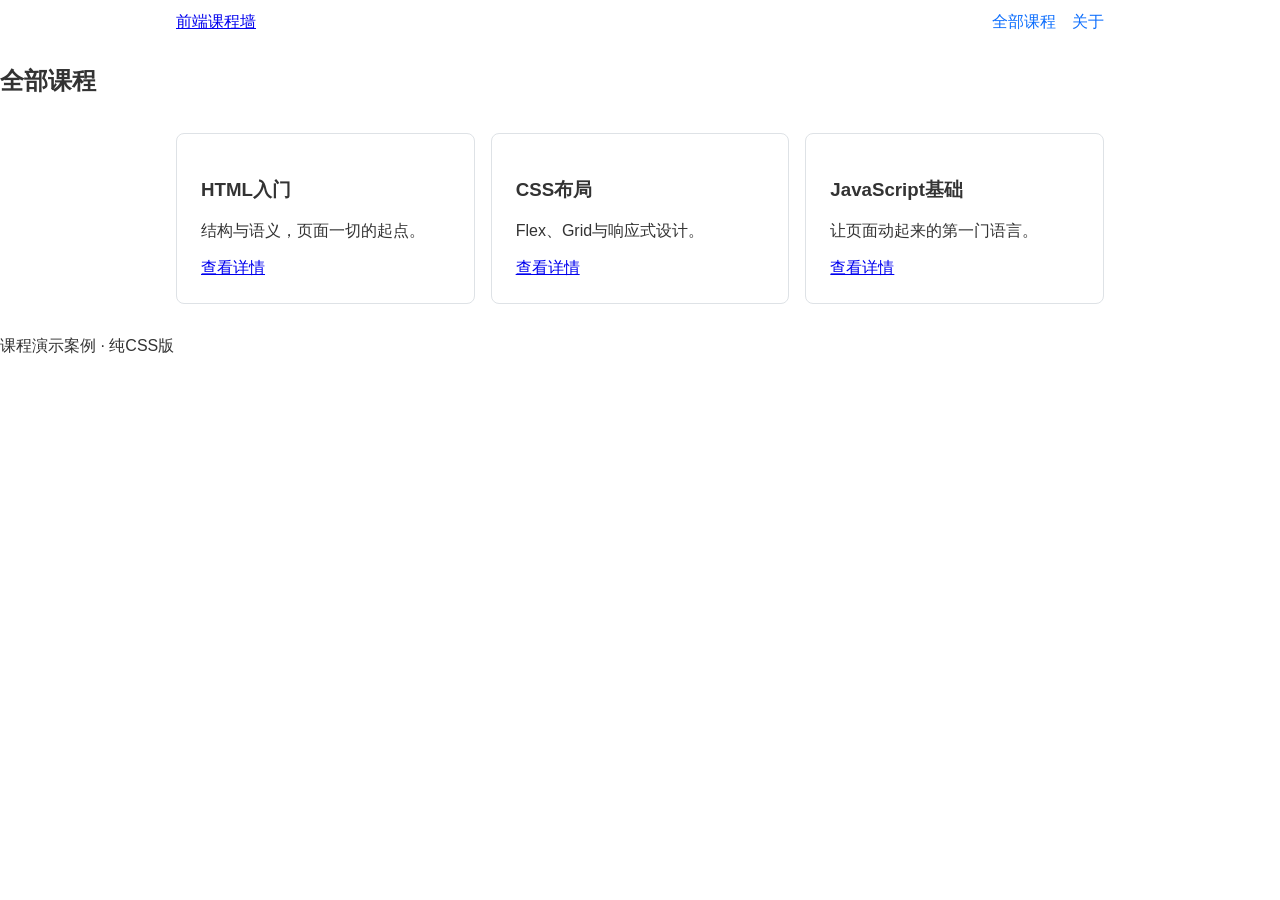
<file: courses-page/index.html>
<!DOCTYPE html>
<html lang="zh-CN">
<head>
  <meta charset="UTF-8">
  <meta name="viewport" content="width=device-width, initial-scale=1.0">
  <title>课程展示</title>
  <link rel="stylesheet" href="css/courses.css">
</head>
<body>
  <header class="site-header">
    <div class="nav-wrap">
      <a class="logo" href="#">前端课程墙</a>
      <nav class="main-nav">
        <a href="#courses">全部课程</a>
        <a href="#about">关于</a>
      </nav>
    </div>
  </header>

  <main>
    <section id="courses">
      <h2>全部课程</h2>
      <div class="card-grid">
        <article class="course-card">
          <h3>HTML入门</h3>
          <p>结构与语义，页面一切的起点。</p>
          <a href="#">查看详情</a>
        </article>
        <article class="course-card">
          <h3>CSS布局</h3>
          <p>Flex、Grid与响应式设计。</p>
          <a href="#">查看详情</a>
        </article>
        <article class="course-card">
          <h3>JavaScript基础</h3>
          <p>让页面动起来的第一门语言。</p>
          <a href="#">查看详情</a>
        </article>
      </div>
    </section>
  </main>

  <footer>
    <p>课程演示案例 · 纯CSS版</p>
  </footer>
</body>
</html>
</file>
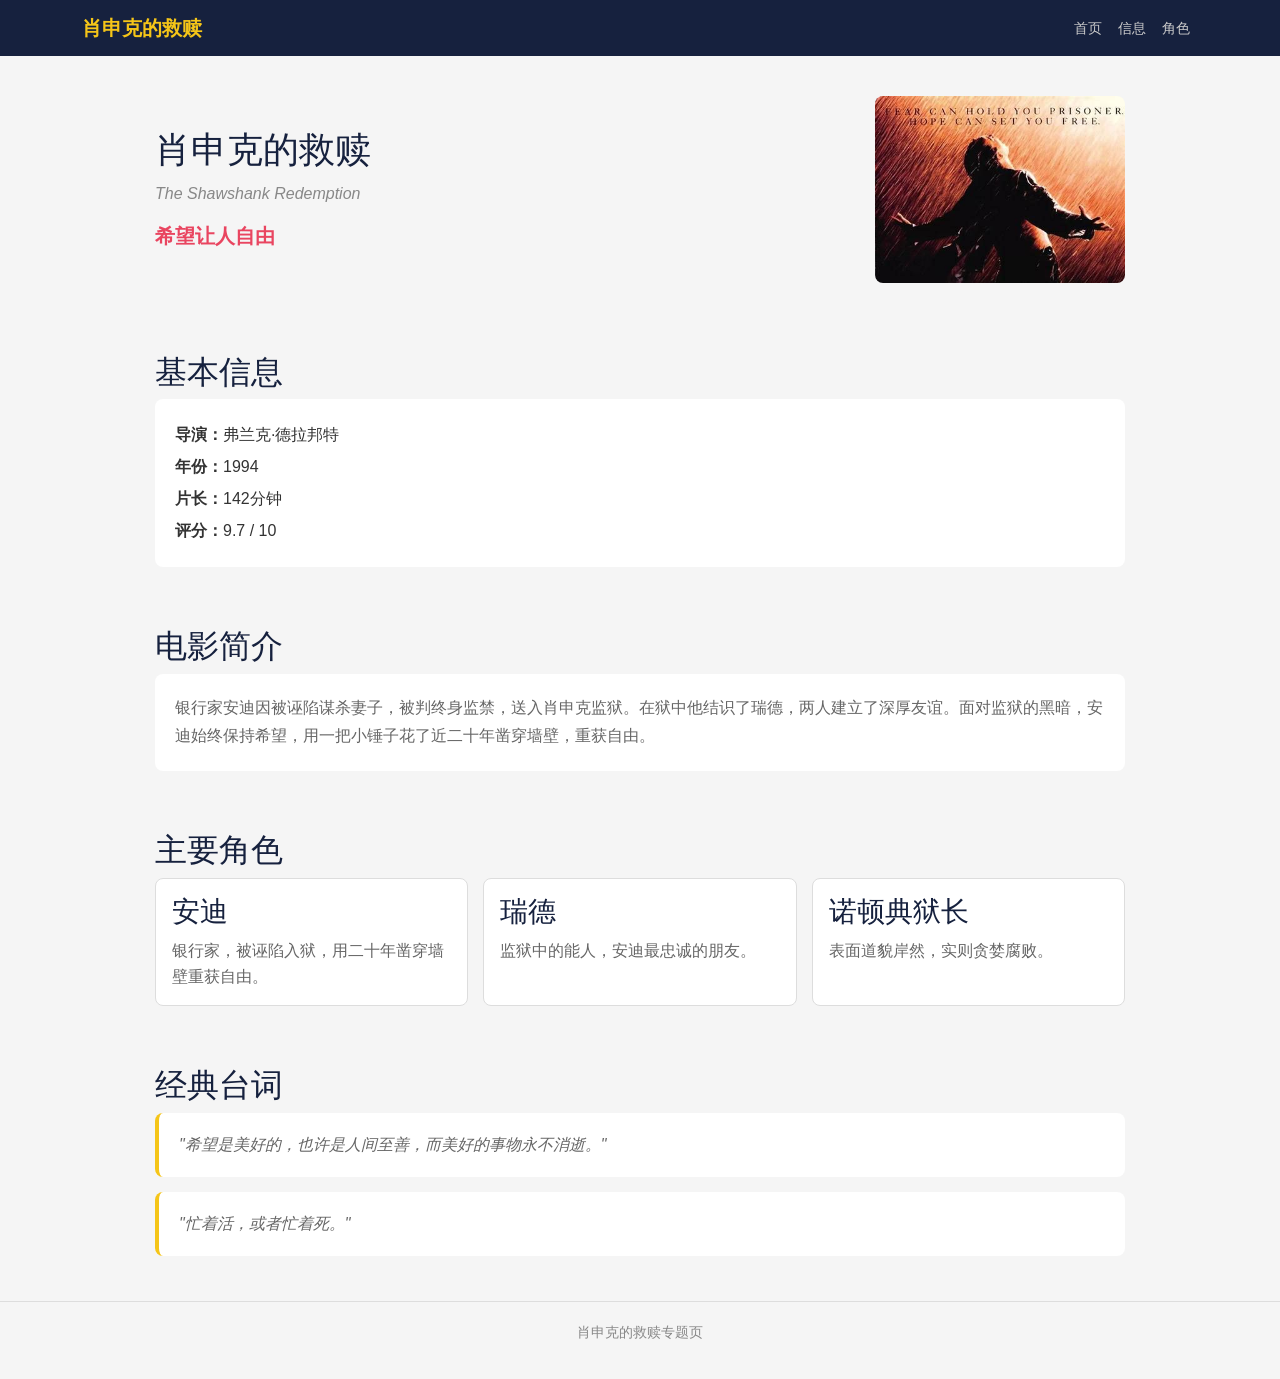
<file: shawshank-page/index.html>
<!DOCTYPE html>
<html lang="zh-CN">
<head>
  <meta charset="UTF-8">
  <meta name="viewport" content="width=device-width, initial-scale=1.0">
  <title>肖申克的救赎 - 电影推荐</title>
  <link href="https://cdn.jsdelivr.net/npm/bootstrap@5.3.3/dist/css/bootstrap.min.css" rel="stylesheet">
  <link rel="stylesheet" href="css/style.css">
</head>
<body>
  <!-- 导航栏：Bootstrap navbar 组件 -->
  <nav class="navbar navbar-expand-md navbar-dark sticky-top site-nav">
    <div class="container">
      <a class="navbar-brand" href="#">肖申克的救赎</a>
      <button class="navbar-toggler" type="button" data-bs-toggle="collapse" data-bs-target="#mainNav" aria-controls="mainNav" aria-expanded="false" aria-label="展开导航">
        <span class="navbar-toggler-icon"></span>
      </button>
      <div class="collapse navbar-collapse" id="mainNav">
        <ul class="navbar-nav ms-auto">
          <li class="nav-item"><a class="nav-link" href="#hero">首页</a></li>
          <li class="nav-item"><a class="nav-link" href="#info">信息</a></li>
          <li class="nav-item"><a class="nav-link" href="#characters">角色</a></li>
        </ul>
      </div>
    </div>
  </nav>

  <!-- Hero 区 -->
  <section id="hero" class="hero">
    <div class="hero-text">
      <h1>肖申克的救赎</h1>
      <p class="en">The Shawshank Redemption</p>
      <p class="tagline">希望让人自由</p>
    </div>
    <div class="hero-img">
      <img src="image/t01b197a4f895c30268.jpg" alt="电影海报">
    </div>
  </section>

  <!-- 基本信息 -->
  <section id="info" class="info">
    <h2>基本信息</h2>
    <div class="info-list">
      <p><strong>导演：</strong>弗兰克·德拉邦特</p>
      <p><strong>年份：</strong>1994</p>
      <p><strong>片长：</strong>142分钟</p>
      <p><strong>评分：</strong>9.7 / 10</p>
    </div>
  </section>

  <!-- 电影介绍 -->
  <section id="story" class="story">
    <h2>电影简介</h2>
    <p>银行家安迪因被诬陷谋杀妻子，被判终身监禁，送入肖申克监狱。在狱中他结识了瑞德，两人建立了深厚友谊。面对监狱的黑暗，安迪始终保持希望，用一把小锤子花了近二十年凿穿墙壁，重获自由。</p>
  </section>

  <!-- 角色卡片墙 -->
  <section id="characters" class="characters">
    <h2>主要角色</h2>
    <div class="card-grid">
      <div class="card h-100">
        <div class="card-body">
          <h3 class="card-title">安迪</h3>
          <p class="card-text">银行家，被诬陷入狱，用二十年凿穿墙壁重获自由。</p>
        </div>
      </div>
      <div class="card h-100">
        <div class="card-body">
          <h3 class="card-title">瑞德</h3>
          <p class="card-text">监狱中的能人，安迪最忠诚的朋友。</p>
        </div>
      </div>
      <div class="card h-100">
        <div class="card-body">
          <h3 class="card-title">诺顿典狱长</h3>
          <p class="card-text">表面道貌岸然，实则贪婪腐败。</p>
        </div>
      </div>
    </div>
  </section>

  <!-- 经典台词 -->
  <section id="quotes" class="quotes">
    <h2>经典台词</h2>
    <div class="quote-item">
      <p>"希望是美好的，也许是人间至善，而美好的事物永不消逝。"</p>
    </div>
    <div class="quote-item">
      <p>"忙着活，或者忙着死。"</p>
    </div>
  </section>

  <footer class="footer">
    <p>肖申克的救赎专题页</p>
  </footer>

  <script src="https://cdn.jsdelivr.net/npm/bootstrap@5.3.3/dist/js/bootstrap.bundle.min.js"></script>
</body>
</html>
</file>
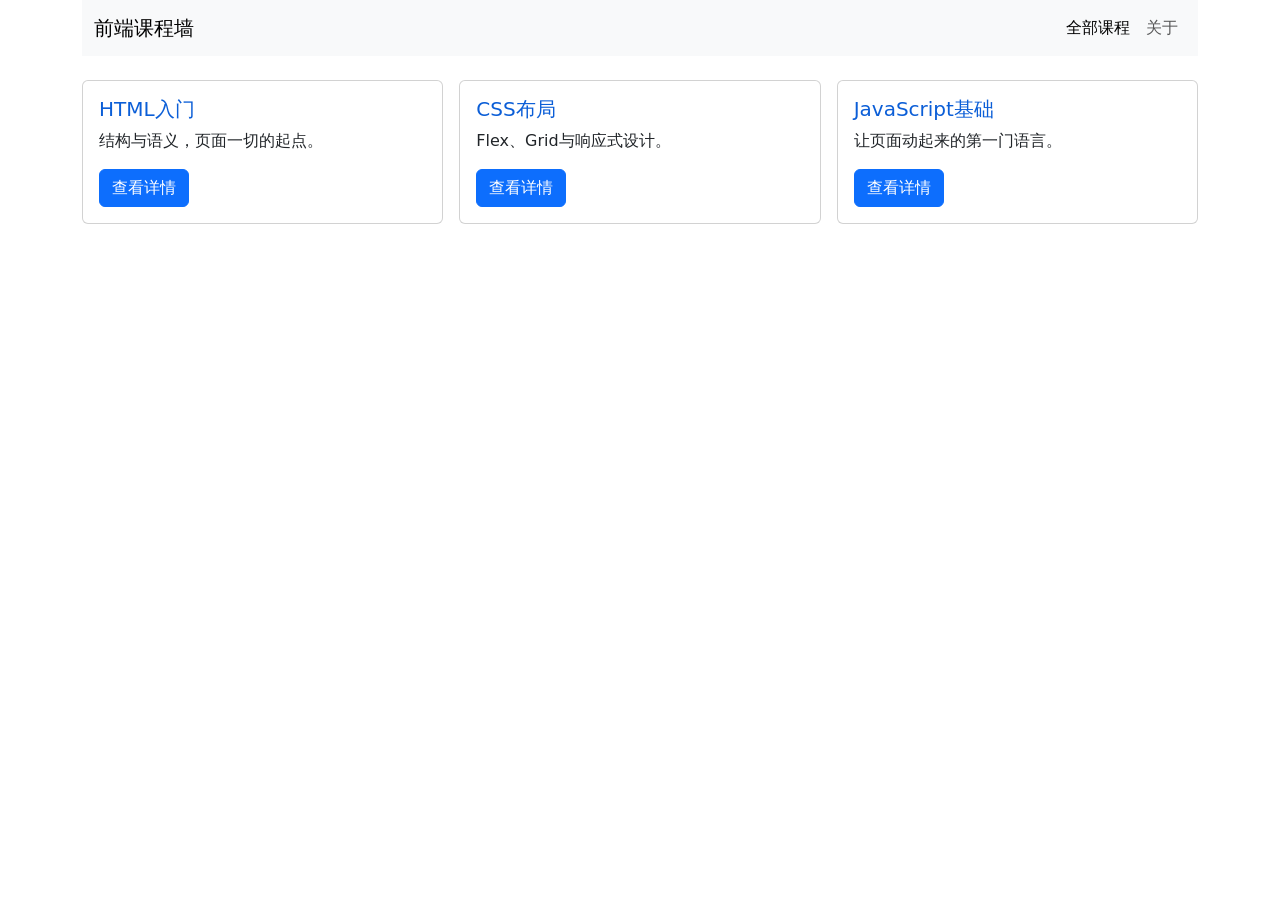
<file: courses-page/bootstrap.html>
<!DOCTYPE html>
<html lang="zh-CN">
<head>
  <meta charset="UTF-8">
  <meta name="viewport" content="width=device-width, initial-scale=1.0">
  <title>课程展示 - Bootstrap版</title>
  <link href="https://cdn.jsdelivr.net/npm/bootstrap@5.3.3/dist/css/bootstrap.min.css" rel="stylesheet">
  <link rel="stylesheet" href="css/bootstrap-custom.css">
</head>
<body>
  <div class="container">
    <nav class="navbar navbar-expand-md bg-body-tertiary mb-4">
      <div class="container">
        <a class="navbar-brand" href="#">前端课程墙</a>
        <div class="navbar-nav">
          <a class="nav-link active" href="#">全部课程</a>
          <a class="nav-link" href="#">关于</a>
        </div>
      </div>
    </nav>

    <div class="row g-3">
      <div class="col-md-6 col-lg-4">
        <div class="card">
          <div class="card-body">
            <h5 class="card-title">HTML入门</h5>
            <p class="card-text">结构与语义，页面一切的起点。</p>
            <a href="#" class="btn btn-primary">查看详情</a>
          </div>
        </div>
      </div>
      <div class="col-md-6 col-lg-4">
        <div class="card">
          <div class="card-body">
            <h5 class="card-title">CSS布局</h5>
            <p class="card-text">Flex、Grid与响应式设计。</p>
            <a href="#" class="btn btn-primary">查看详情</a>
          </div>
        </div>
      </div>
      <div class="col-md-6 col-lg-4">
        <div class="card">
          <div class="card-body">
            <h5 class="card-title">JavaScript基础</h5>
            <p class="card-text">让页面动起来的第一门语言。</p>
            <a href="#" class="btn btn-primary">查看详情</a>
          </div>
        </div>
      </div>
    </div>
  </div>

  <script src="https://cdn.jsdelivr.net/npm/bootstrap@5.3.3/dist/js/bootstrap.bundle.min.js"></script>
</body>
</html>
</file>
<file: courses-page/css/courses.css>
* {
  box-sizing: border-box;
}

body {
  font-family: "Microsoft YaHei", sans-serif;
  margin: 0;
  color: #333;
}

.nav-wrap {
  max-width: 960px;
  margin: 0 auto;
  padding: 12px 16px;
  display: flex;
  justify-content: space-between;
  align-items: center;
  flex-wrap: wrap;
  gap: 8px;
}

.main-nav {
  display: flex;
  gap: 16px;
}

.main-nav a {
  text-decoration: none;
  color: #0d6efd;
}

.card-grid {
  max-width: 960px;
  margin: 0 auto;
  padding: 16px;
  display: grid;
  grid-template-columns: repeat(auto-fit, minmax(260px, 1fr));
  gap: 16px;
}

.course-card {
  border: 1px solid #dee2e6;
  border-radius: 8px;
  padding: 16px;
}

@media (min-width: 992px) {
  .course-card {
    padding: 24px;
  }
}
</file>
<file: shawshank-page/css/style.css>
* {
  box-sizing: border-box;
}

body {
  margin: 0;
  font-family: "Microsoft YaHei", sans-serif;
  color: #333;
  background-color: #f5f5f5;
}

a {
  text-decoration: none;
  color: #333;
}

img {
  max-width: 100%;
  height: auto;
}

/* 导航栏 - Bootstrap navbar theme override */
.site-nav {
  background-color: #16213e;
}

.site-nav .navbar-brand {
  color: #f5c518;
  font-size: 20px;
  font-weight: bold;
}

.site-nav .nav-link {
  color: #ccc;
  font-size: 14px;
}

.site-nav .nav-link:hover {
  color: #f5c518;
}

/* Hero 区 - Flex布局 */
.hero {
  max-width: 1000px;
  margin: 0 auto;
  padding: 40px 15px;
  display: flex;
  align-items: center;
  gap: 40px;
}

.hero-text {
  flex: 1;
}

.hero-text h1 {
  font-size: 36px;
  color: #16213e;
  margin: 0 0 10px;
}

.hero-text .en {
  color: #888;
  font-style: italic;
  margin: 0 0 15px;
}

.hero-text .tagline {
  font-size: 20px;
  color: #e94560;
  font-weight: bold;
  margin: 0;
}

.hero-img {
  flex: 0 0 250px;
}

.hero-img img {
  border-radius: 8px;
}

/* 基本信息 */
.info {
  max-width: 1000px;
  margin: 0 auto;
  padding: 30px 15px;
}

.info h2 {
  color: #16213e;
}

.info-list {
  background-color: #fff;
  padding: 20px;
  border-radius: 8px;
  line-height: 2;
}

.info-list p {
  margin: 0;
}

/* 电影简介 */
.story {
  max-width: 1000px;
  margin: 0 auto;
  padding: 30px 15px;
}

.story h2 {
  color: #16213e;
}

.story p {
  background-color: #fff;
  padding: 20px;
  border-radius: 8px;
  line-height: 1.8;
  color: #666;
  margin: 0;
}

/* 角色卡片墙 - Grid布局 */
.characters {
  max-width: 1000px;
  margin: 0 auto;
  padding: 30px 15px;
}

.characters h2 {
  color: #16213e;
}

.card-grid {
  display: grid;
  grid-template-columns: repeat(3, 1fr);
  gap: 15px;
}

.card {
  background-color: #fff;
  border-radius: 8px;
  border: 1px solid #ddd;
}

.card-title {
  color: #16213e;
  margin: 0 0 10px;
}

.card-text {
  margin: 0;
  color: #666;
  line-height: 1.6;
}

/* 响应式适配 */
@media (max-width: 768px) {
  .hero {
    flex-direction: column;
    text-align: center;
  }

  .hero-img {
    flex: none;
  }

  .card-grid {
    grid-template-columns: 1fr;
  }
}

@media (min-width: 769px) and (max-width: 991px) {
  .card-grid {
    grid-template-columns: repeat(2, 1fr);
  }
}

/* 经典台词 */
.quotes {
  max-width: 1000px;
  margin: 0 auto;
  padding: 30px 15px;
}

.quotes h2 {
  color: #16213e;
}

.quote-item {
  background-color: #fff;
  padding: 20px;
  border-radius: 8px;
  margin-bottom: 15px;
  border-left: 4px solid #f5c518;
}

.quote-item p {
  margin: 0;
  color: #666;
  font-style: italic;
}

/* 页脚 */
.footer {
  text-align: center;
  padding: 20px;
  color: #888;
  font-size: 14px;
  border-top: 1px solid #ddd;
}
</file>
